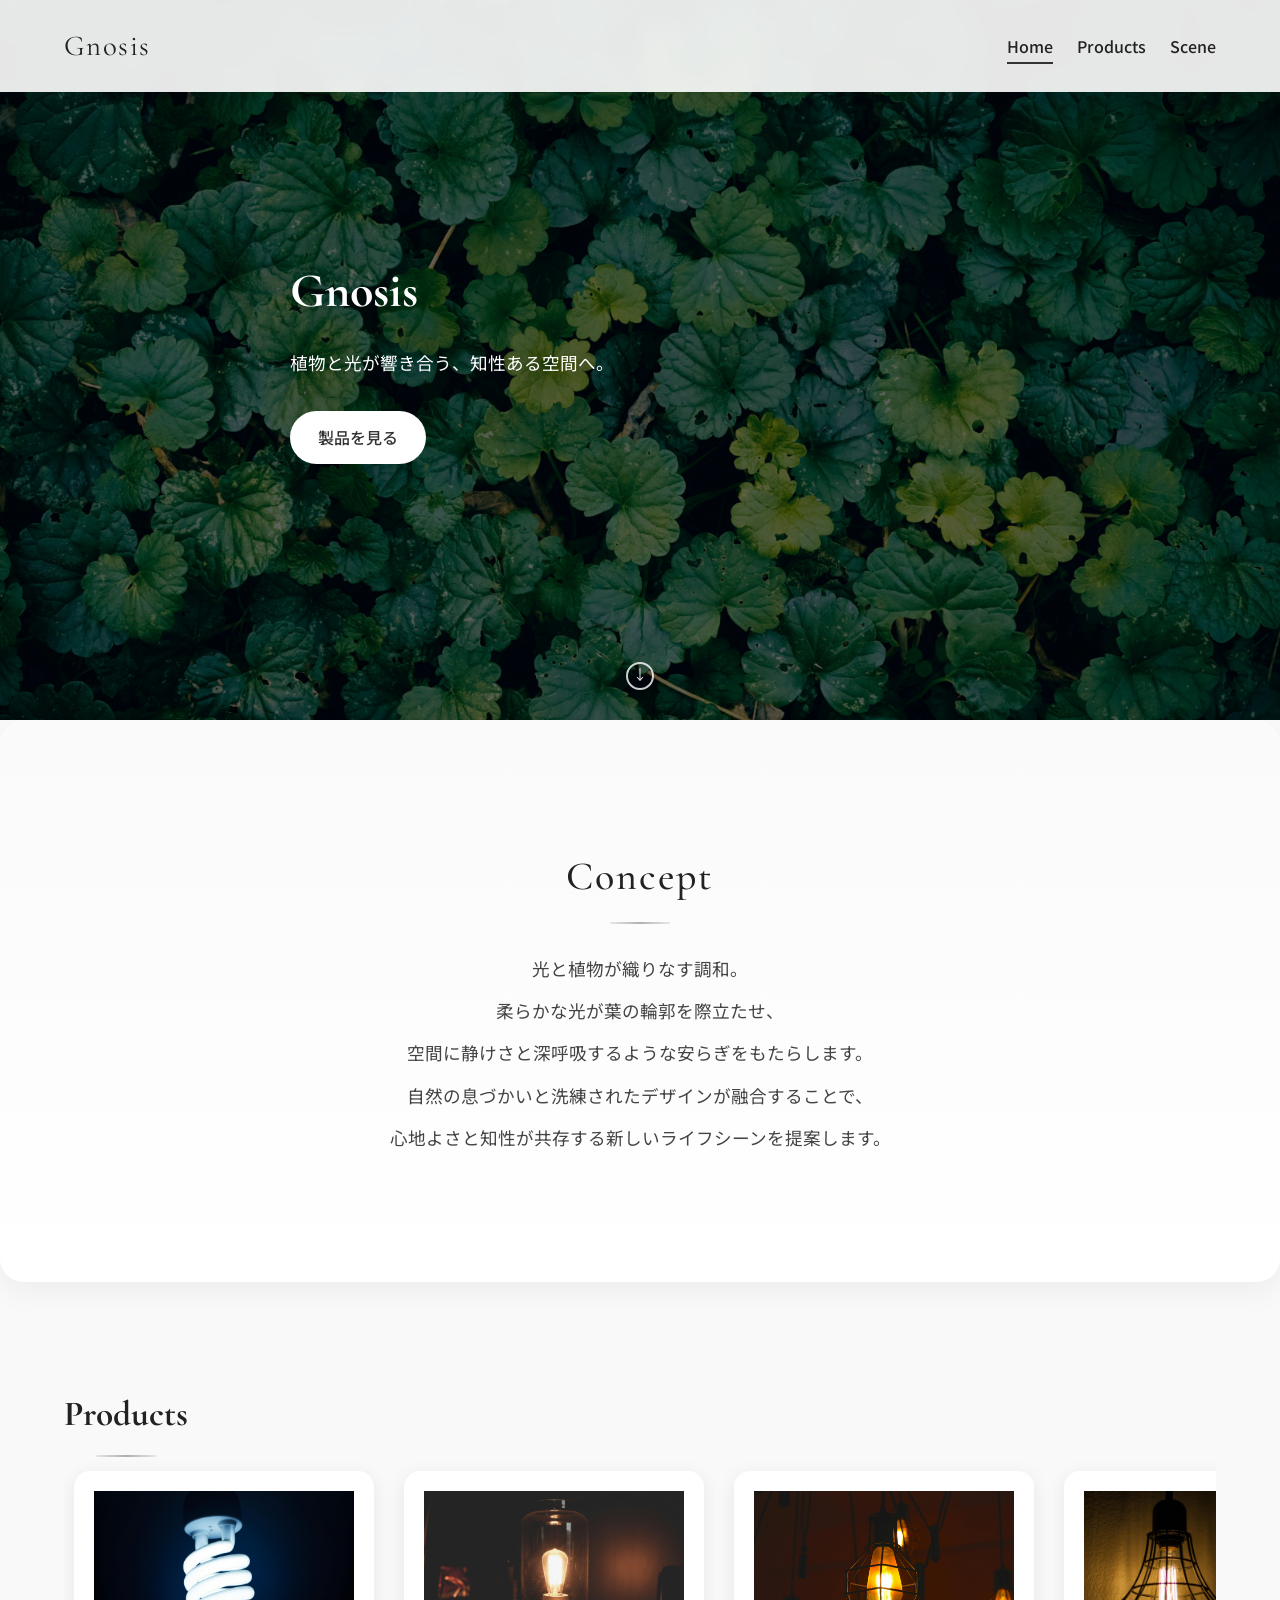
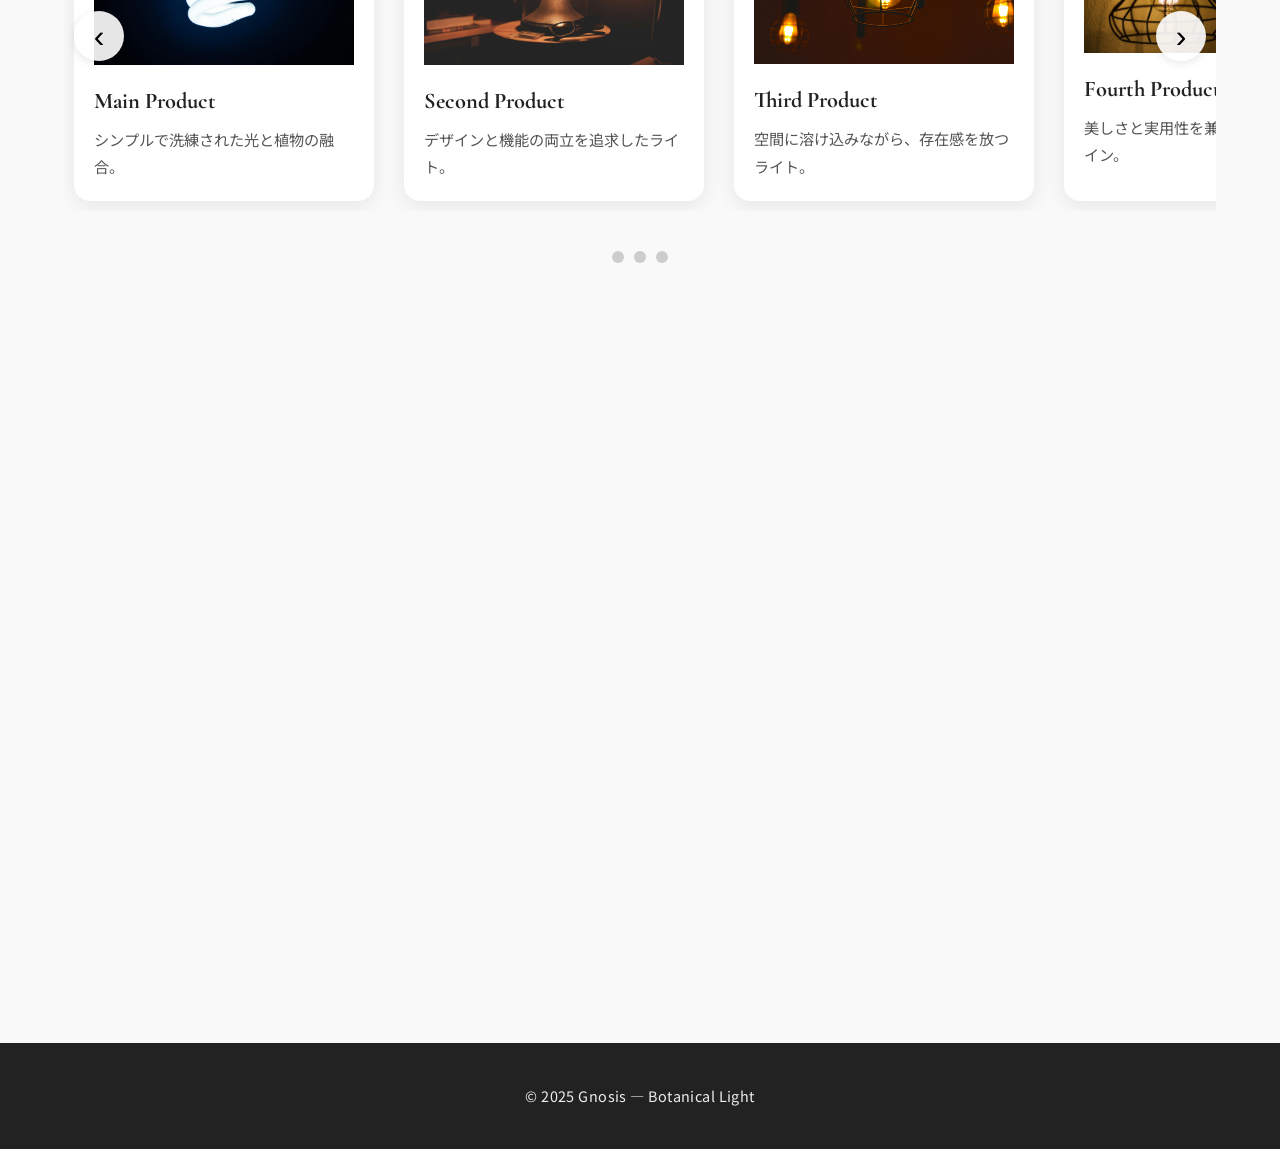
<file: gnosis-site/index.html>
<!DOCTYPE html>
<html lang="ja">
<head>
<meta charset="UTF-8">
<meta name="viewport" content="width=device-width, initial-scale=1.0">
<title>Gnosis — Botanical Light</title>
<link rel="preconnect" href="https://fonts.googleapis.com">
<link rel="preconnect" href="https://fonts.gstatic.com" crossorigin>
<link href="https://fonts.googleapis.com/css2?family=Cormorant+Garamond:wght@400;500;600&family=Noto+Sans+JP:wght@300;400;500;700&display=swap" rel="stylesheet">
<link rel="stylesheet" href="css/styles.css">
</head>
<body>

<header class="site-header">
  <div class="container">
    <div class="brand">Gnosis</div>
    <nav>
      <a href="index.html" aria-current="page">Home</a>
      <a href="products.html">Products</a>
      <a href="scene.html">Scene</a>
    </nav>
  </div>
</header>

<section class="banner" style="background-image:url('images/banner-home.jpg');position: relative;">
  <div class="banner-inner container">
    <h1>Gnosis</h1>
    <p>植物と光が響き合う、知性ある空間へ。</p>
    <a href="products.html" class="btn">製品を見る</a>
  </div>
</section>

<main>
<!-- Concept -->
<section class="section concept fade-up">
  <div class="container">
    <h2>Concept</h2>
    <p>光と植物が織りなす調和。</p>
<p>柔らかな光が葉の輪郭を際立たせ、</p><p>空間に静けさと深呼吸するような安らぎをもたらします。</p>
<p>自然の息づかいと洗練されたデザインが融合することで、</p><p>心地よさと知性が共存する新しいライフシーンを提案します。</p>
  </div>
</section>

<!-- Products Carousel -->
<section class="section products fade-up">
  <div class="container">
    <h2>Products</h2>
    <div class="carousel-wrapper">
      <button class="carousel-btn prev">&#8249;</button>
      <div class="product-container">
        <div class="product-card"><img src="images/light1.jpg"><h3>Main Product</h3><p>シンプルで洗練された光と植物の融合。</p></div>
        <div class="product-card"><img src="images/light2.jpg"><h3>Second Product</h3><p>デザインと機能の両立を追求したライト。</p></div>
        <div class="product-card"><img src="images/light3.jpg"><h3>Third Product</h3><p>空間に溶け込みながら、存在感を放つライト。</p></div>
        <div class="product-card"><img src="images/light4.jpg"><h3>Fourth Product</h3><p>美しさと実用性を兼ね備えた照明デザイン。</p></div>
        <div class="product-card"><img src="images/light5.jpg"><h3>Fifth Product</h3><p>暮らしを照らし、心を満たす光のかたち。</p></div>
      </div>
      <button class="carousel-btn next">&#8250;</button>
    </div>
    <div class="scroll-indicator"><span></span><span></span><span></span></div>
  </div>
</section>

<!-- Scene Carousel -->
<section class="section scene fade-up">
  <div class="container">
    <h2>Scene</h2>
    <div class="carousel-wrapper">
      <button class="carousel-btn prev">&#8249;</button>
      <div class="product-container">
        <div class="product-card">
          <img src="images/living.jpg" alt="Living Scene">
          <h3>Living Space</h3>
          <p>光と緑が調和する空間を演出。</p>
        </div>
        <div class="product-card">
          <img src="images/workspace.jpg" alt="Workspace Scene">
          <h3>Workspace</h3>
          <p>集中力を高める柔らかな照明環境。</p>
        </div>
        <div class="product-card">
          <img src="images/cafe.jpg" alt="Cafe Scene">
          <h3>Cafe Scene</h3>
          <p>落ち着きと知性を感じられる環境。</p>
        </div>
        <div class="product-card">
          <img src="images/balcony.jpg" alt="Cafe Scene">
          <h3>Balcony Scene</h3>
          <p>風と光が心地よく交わる、穏やかなひとときを。</p>
        </div>
        <div class="product-card">
          <img src="images/gallery.jpg" alt="Cafe Scene">
          <h3>Gallery Scene</h3>
          <p>作品と調和し、空間に静かな存在感を添える光。</p>
        </div>

      </div>
      <button class="carousel-btn next">&#8250;</button>
    </div>
    <div class="scroll-indicator"><span></span><span></span></div>
  </div>
</section>
</main>

<footer class="site-footer fade-up">
  <div class="container">
    <p>© 2025 Gnosis — Botanical Light</p>
  </div>
</footer>

<script src="js/carousel.js"></script>
<script>
// === Cursor Trail ===
const trail = document.createElement('div');
trail.className = 'cursor-trail';
document.body.appendChild(trail);

window.addEventListener('mousemove', e => {
  trail.style.transform = `translate(${e.clientX - 6}px, ${e.clientY - 6}px)`;
  trail.classList.remove('fade');
});
window.addEventListener('mouseout', () => trail.classList.add('fade'));

// === Enhanced Scroll Animations ===
const animatedSections = document.querySelectorAll('.fade-up, .fade-left, .fade-right');
const animObserver = new IntersectionObserver(entries => {
  entries.forEach(entry => {
    if (entry.isIntersecting) entry.target.classList.add('visible');
  });
}, { threshold: 0.2 });
animatedSections.forEach(el => animObserver.observe(el));

// === Scroll Indicator ===
const scrollIndicator = document.createElement('div');
scrollIndicator.className = 'scroll-down';
document.querySelector('.banner').appendChild(scrollIndicator);
</script>

<script>
  // Header shrink
  const header = document.querySelector('.site-header');
  window.addEventListener('scroll', () => {
    header.classList.toggle('shrink', window.scrollY > 50);
  });

  // Intersection Observer animations
  const sections = document.querySelectorAll('.fade-up');
  const observer = new IntersectionObserver(entries => {
    entries.forEach(entry => {
      if(entry.isIntersecting) entry.target.classList.add('visible');
    });
  }, { threshold: 0.2 });
  sections.forEach(section => observer.observe(section));
</script>

</body>
</html>
</file>
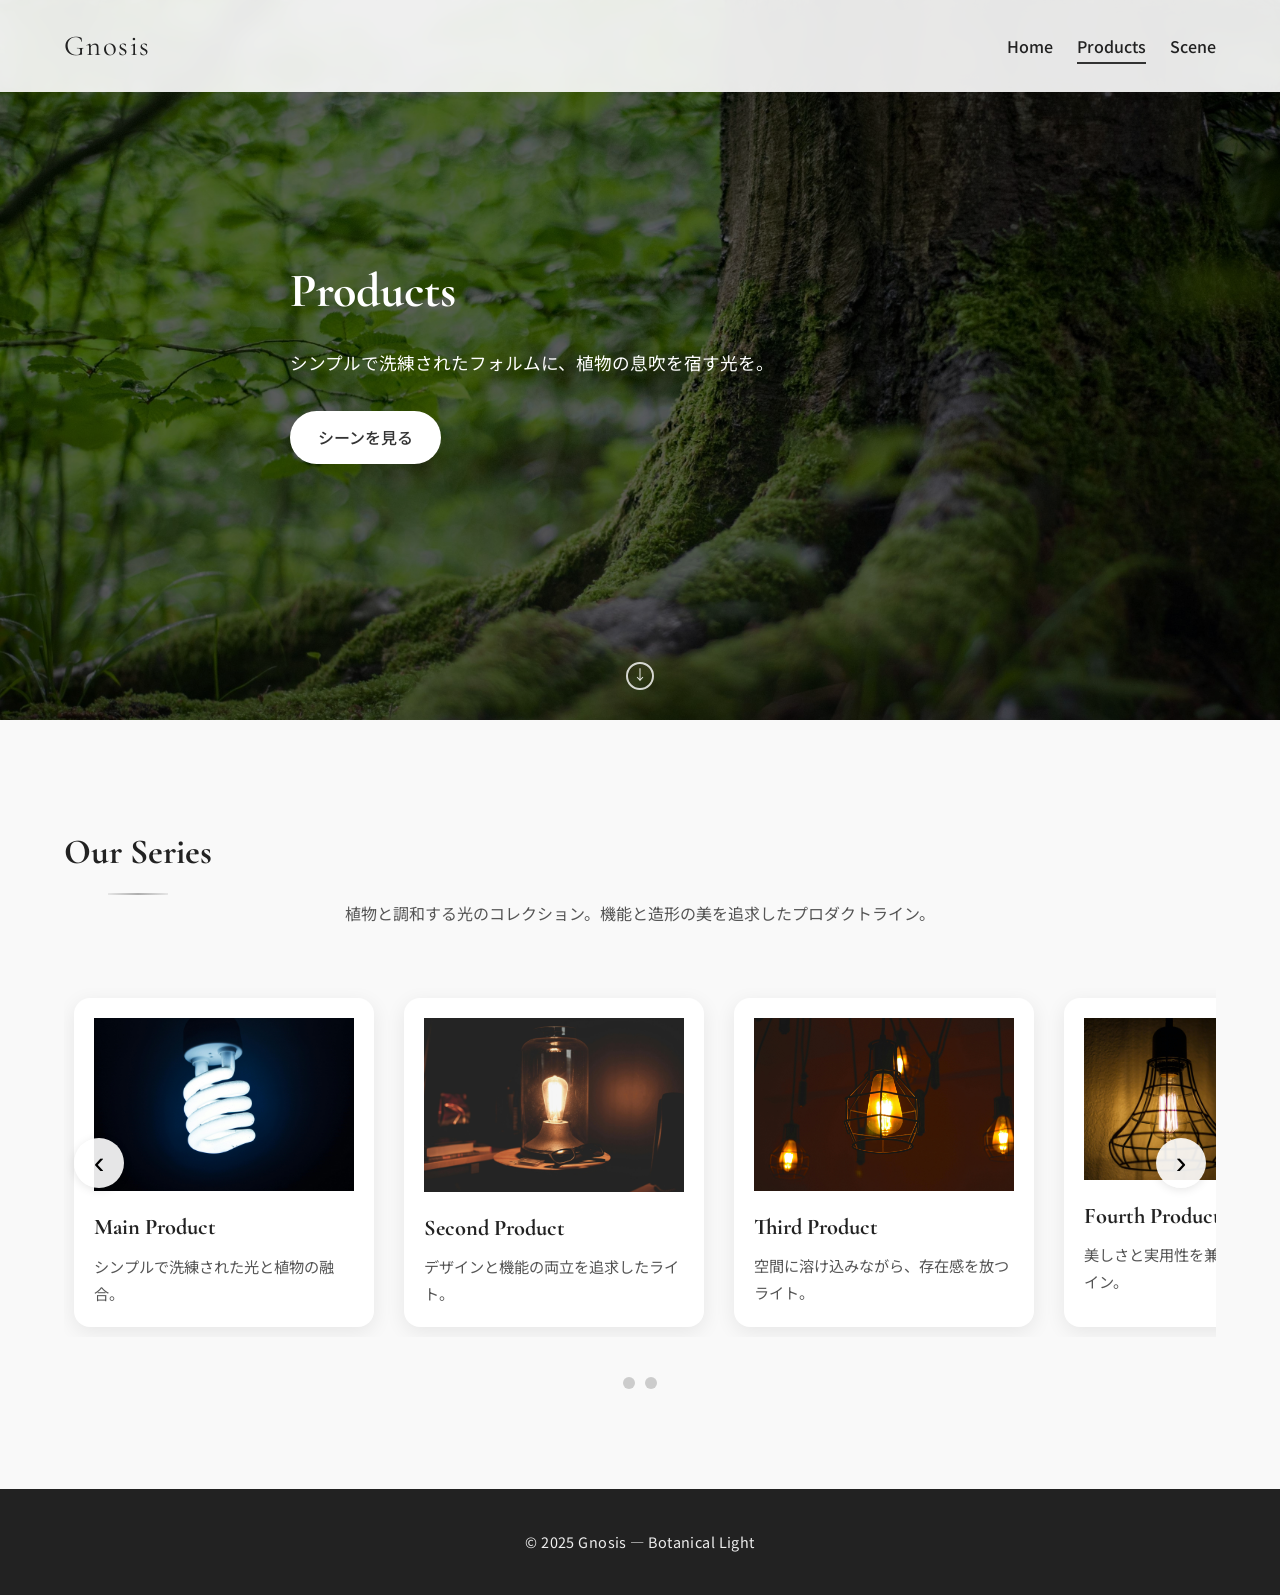
<file: gnosis-site/products.html>
<!DOCTYPE html>
<html lang="ja">
<head>
<meta charset="UTF-8">
<meta name="viewport" content="width=device-width, initial-scale=1.0">
<title>Products — Gnosis</title>
<link rel="preconnect" href="https://fonts.googleapis.com">
<link rel="preconnect" href="https://fonts.gstatic.com" crossorigin>
<link href="https://fonts.googleapis.com/css2?family=Cormorant+Garamond:wght@400;500;600&family=Noto+Sans+JP:wght@300;400;500;700&display=swap" rel="stylesheet">
<link rel="stylesheet" href="css/styles.css">
</head>
<body>

<header class="site-header">
  <div class="container">
    <div class="brand">Gnosis</div>
    <nav>
      <a href="index.html">Home</a>
      <a href="products.html" aria-current="page">Products</a>
      <a href="scene.html">Scene</a>
    </nav>
  </div>
</header>

<section class="banner" style="background-image:url('images/banner-products.jpg'); position: relative;">
  <div class="banner-inner container">
    <h1>Products</h1>
    <p>シンプルで洗練されたフォルムに、植物の息吹を宿す光を。</p>
    <a href="scene.html" class="btn">シーンを見る</a>
  </div>
  <!-- 矢印は banner の直下に置く -->
  <div class="scroll-down"></div>
</section>

<main>

<section class="section products fade-right">
  <div class="container">
    <h2>Our Series</h2>
    <p class="section-intro">植物と調和する光のコレクション。機能と造形の美を追求したプロダクトライン。</p>

    <div class="carousel-wrapper">
      <button class="carousel-btn prev">&#8249;</button>
      <div class="product-container">
        <div class="product-card fade-up">
          <img src="images/light1.jpg" alt="Main Product">
          <h3>Main Product</h3>
          <p>シンプルで洗練された光と植物の融合。</p>
        </div>
        <div class="product-card fade-up">
          <img src="images/light2.jpg" alt="Second Product">
          <h3>Second Product</h3>
          <p>デザインと機能の両立を追求したライト。</p>
        </div>
        <div class="product-card fade-up">
          <img src="images/light3.jpg" alt="Third Product">
          <h3>Third Product</h3>
          <p>空間に溶け込みながら、存在感を放つライト。</p>
        </div>
        <div class="product-card fade-up">
          <img src="images/light4.jpg" alt="Fourth Product">
          <h3>Fourth Product</h3>
          <p>美しさと実用性を兼ね備えた照明デザイン。</p>
        </div>
        <div class="product-card fade-up">
          <img src="images/light5.jpg" alt="Fifth Product">
          <h3>Fifth Product</h3>
          <p>暮らしを照らし、心を満たす光のかたち。</p>
        </div>
      </div>
      <button class="carousel-btn next">&#8250;</button>
    </div>

    <div class="scroll-indicator"><span></span><span></span></div>
  </div>
</section>

</main>

<footer class="site-footer fade-up">
  <div class="container">
    <p>© 2025 Gnosis — Botanical Light</p>
  </div>
</footer>

<script src="js/carousel.js"></script>
<script>
// Header shrink
const header = document.querySelector('.site-header');
window.addEventListener('scroll', () => {
  header.classList.toggle('shrink', window.scrollY > 50);
});

// Parallax effect for banner
window.addEventListener('scroll', () => {
  const banner = document.querySelector('.banner');
  const offset = window.scrollY * 0.4;
  banner.style.backgroundPositionY = `${offset}px`;
});

// Scroll animations
const animatedEls = document.querySelectorAll('.fade-up, .fade-left, .fade-right');
const observer = new IntersectionObserver(entries => {
  entries.forEach(entry => {
    if (entry.isIntersecting) entry.target.classList.add('visible');
  });
}, { threshold: 0.2 });
animatedEls.forEach(el => observer.observe(el));

// Productsバナーにスクロール矢印を追加（重複防止）
if(!document.querySelector('.banner > .scroll-down')) {
  const scrollIndicator = document.createElement('div');
  scrollIndicator.className = 'scroll-down';
  document.querySelector('.banner').appendChild(scrollIndicator);
}
</script>
</body>
</html>
</file>
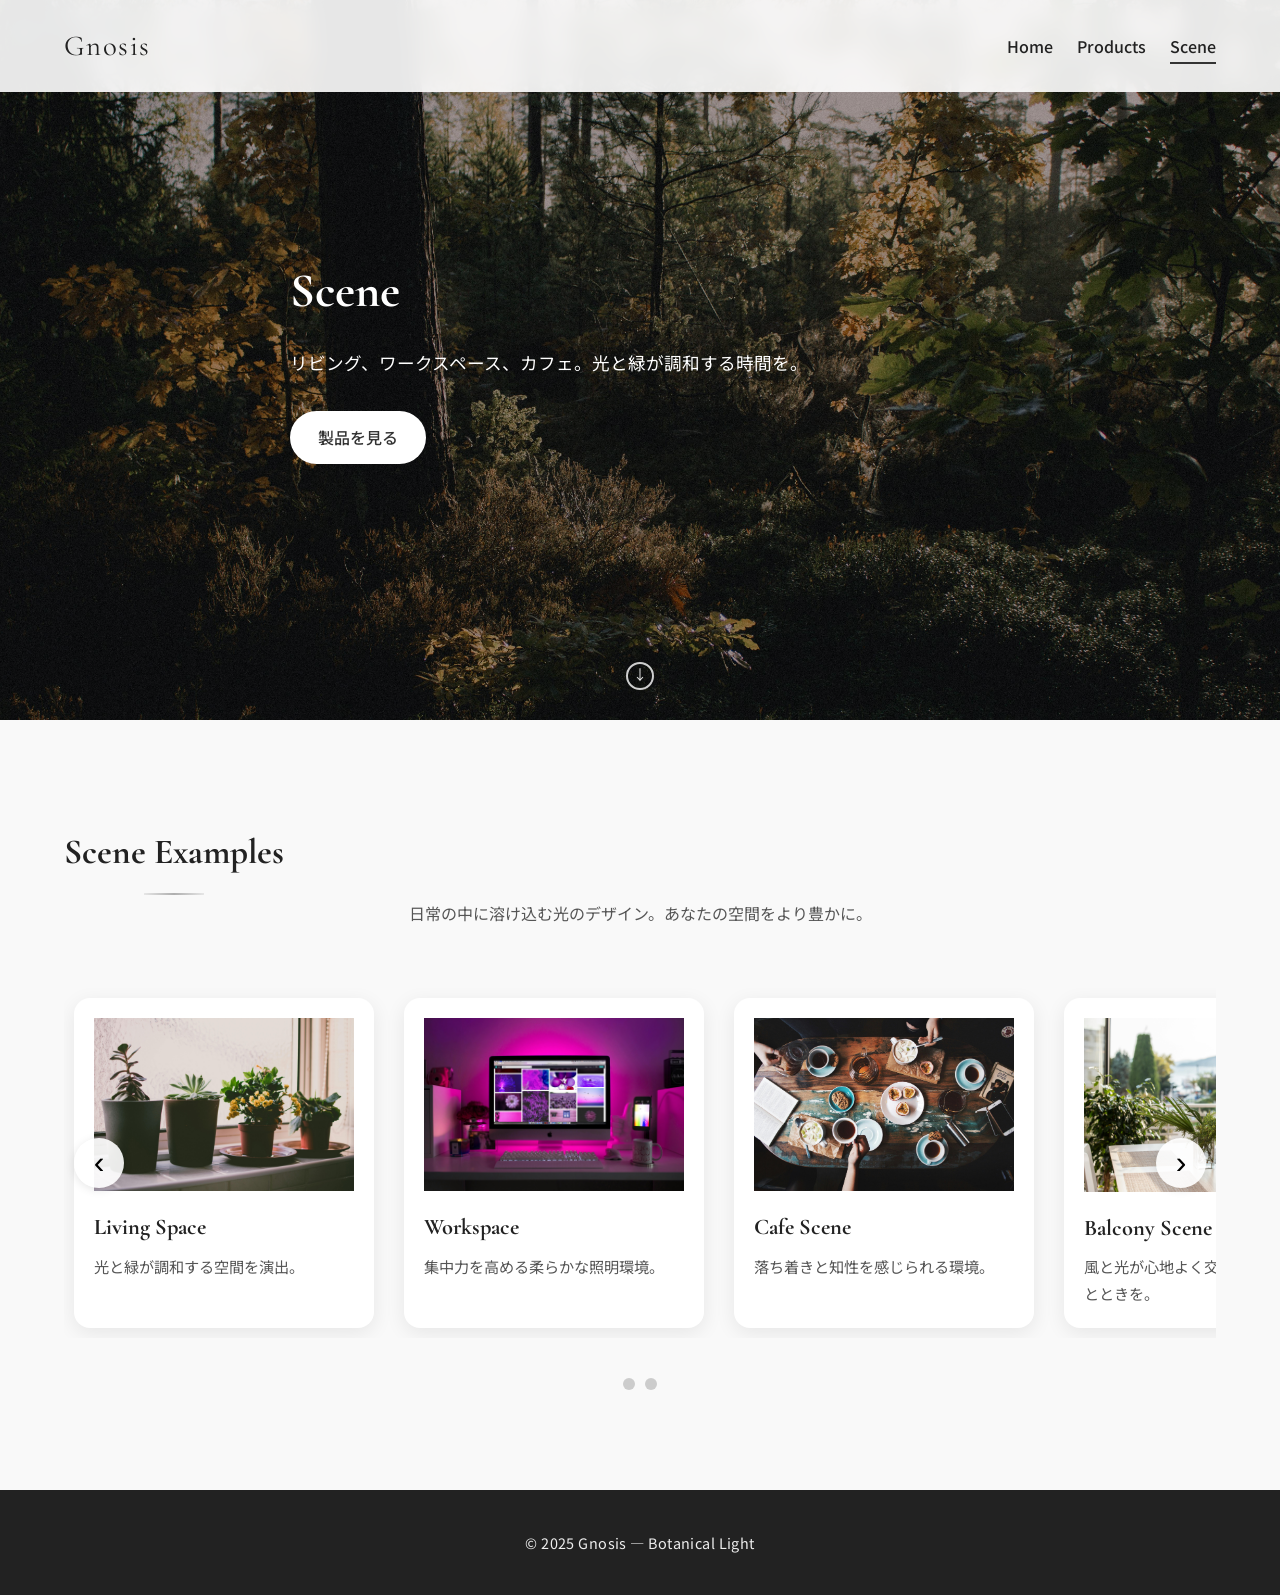
<file: gnosis-site/scene.html>
<!DOCTYPE html>
<html lang="ja">
<head>
<meta charset="UTF-8">
<meta name="viewport" content="width=device-width, initial-scale=1.0">
<title>Scene — Gnosis</title>
<link rel="preconnect" href="https://fonts.googleapis.com">
<link rel="preconnect" href="https://fonts.gstatic.com" crossorigin>
<link href="https://fonts.googleapis.com/css2?family=Cormorant+Garamond:wght@400;500;600&family=Noto+Sans+JP:wght@300;400;500;700&display=swap" rel="stylesheet">
<link rel="stylesheet" href="css/styles.css">
</head>
<body>

<header class="site-header">
  <div class="container">
    <div class="brand">Gnosis</div>
    <nav>
      <a href="index.html">Home</a>
      <a href="products.html">Products</a>
      <a href="scene.html" aria-current="page">Scene</a>
    </nav>
  </div>
</header>

<section class="banner" style="background-image:url('images/banner-scene.jpg'); position: relative;">
  <div class="banner-inner container">
    <h1>Scene</h1>
    <p>リビング、ワークスペース、カフェ。光と緑が調和する時間を。</p>
    <a href="products.html" class="btn">製品を見る</a>
  </div>
  <div class="scroll-down"></div>
</section>
<main>

<section class="section scene">
  <div class="container">
    <h2>Scene Examples</h2>
    <p class="section-intro">日常の中に溶け込む光のデザイン。あなたの空間をより豊かに。</p>

    <div class="carousel-wrapper">
      <button class="carousel-btn prev">&#8249;</button>
      <div class="product-container">
        <div class="product-card">
          <img src="images/living.jpg" alt="Living Scene">
          <h3>Living Space</h3>
          <p>光と緑が調和する空間を演出。</p>
        </div>
        <div class="product-card">
          <img src="images/workspace.jpg" alt="Workspace Scene">
          <h3>Workspace</h3>
          <p>集中力を高める柔らかな照明環境。</p>
        </div>
        <div class="product-card">
          <img src="images/cafe.jpg" alt="Cafe Scene">
          <h3>Cafe Scene</h3>
          <p>落ち着きと知性を感じられる環境。</p>
        </div>
        <div class="product-card">
          <img src="images/balcony.jpg" alt="Cafe Scene">
          <h3>Balcony Scene</h3>
          <p>風と光が心地よく交わる、穏やかなひとときを。</p>
        </div>
        <div class="product-card">
          <img src="images/gallery.jpg" alt="Cafe Scene">
          <h3>Gallery Scene</h3>
          <p>作品と調和し、空間に静かな存在感を添える光。</p>
        </div>      </div>
      <button class="carousel-btn next">&#8250;</button>
    </div>

    <div class="scroll-indicator"><span></span><span></span></div>
  </div>
</section>

</main>

<footer class="site-footer">
  <div class="container">
    <p>© 2025 Gnosis — Botanical Light</p>
  </div>
</footer>

<script src="js/carousel.js"></script>
<script>
// Header shrink
const header = document.querySelector('.site-header');
window.addEventListener('scroll', () => {
  if(window.scrollY > 50) header.classList.add('shrink');
  else header.classList.remove('shrink');
});

// Intersection Observer (fade-in)
const sections = document.querySelectorAll('.section');
const observer = new IntersectionObserver(entries => {
  entries.forEach(entry => {
    if(entry.isIntersecting) entry.target.classList.add('visible');
  });
}, { threshold: 0.1 });
sections.forEach(section => observer.observe(section));
</script>

</body>
</html>
</file>
<file: gnosis-site/css/styles.css>
/* ===============================
   Global Reset & Base
================================*/
* {
  margin: 0;
  padding: 0;
  box-sizing: border-box;
}

html {
  scroll-behavior: smooth;
}

body {
  font-family: 'Noto Sans JP', sans-serif;
  color: #222;
  line-height: 1.8;
  background-color: #f9f9f9;
  overflow-x: hidden;
}

img {
  max-width: 100%;
  display: block;
}

a {
  text-decoration: none;
  color: inherit;
  transition: opacity 0.3s ease, color 0.3s ease;
}

a:hover {
  opacity: 0.7;
}

/* ===============================
   Layout Containers
================================*/
.container {
  width: 90%;
  max-width: 1200px;
  margin: 0 auto;
  position: relative;
}

/* ===============================
   Header
================================*/
.site-header {
  width: 100%;
  position: fixed;
  top: 0;
  left: 0;
  z-index: 999;
  background: rgba(255, 255, 255, 0.9);
  backdrop-filter: blur(10px);
  transition: all 0.4s ease;
  box-shadow: 0 0 0 rgba(0,0,0,0);
}

.site-header.shrink {
  padding: 5px 0;
  box-shadow: 0 2px 10px rgba(0,0,0,0.1);
}

.site-header .container {
  display: flex;
  justify-content: space-between;
  align-items: center;
  padding: 20px 0;
}

.brand {
  font-family: 'Cormorant Garamond', serif;
  font-size: 1.8rem;
  letter-spacing: 0.05em;
}

nav a {
  margin-left: 20px;
  font-weight: 500;
  position: relative;
}

nav a[aria-current="page"]::after {
  content: "";
  position: absolute;
  bottom: -6px;
  left: 0;
  width: 100%;
  height: 2px;
  background: #333;
}

/* ===============================
   Banner
================================*/
.banner {
  height: 80vh;
  background-size: cover;
  background-position: center;
  display: flex;
  align-items: center;
  text-align: left;
  color: #fff;
  position: relative;
  overflow: hidden;
}

.banner::after {
  content: "";
  position: absolute;
  inset: 0;
  background: rgba(0,0,0,0.35);
}

.banner-inner {
  position: relative;
  z-index: 2;
  max-width: 700px;
}

.banner h1 {
  font-family: 'Cormorant Garamond', serif;
  font-size: 3rem;
  margin-bottom: 0.8rem;
  animation: fadeSlideIn 1s ease forwards;
}

.banner p {
  font-size: 1.1rem;
  margin-bottom: 2rem;
  animation: fadeSlideIn 1.3s ease forwards;
}

.btn {
  display: inline-block;
  padding: 12px 28px;
  background: #fff;
  color: #333;
  border-radius: 30px;
  font-weight: 500;
  transition: all 0.3s ease;
  position: relative;
  overflow: hidden;
}

.btn:hover {
  background: #333;
  color: #fff;
  transform: translateY(-3px);
}

/* ボタンの光のスライド演出 */
.btn::before {
  content: "";
  position: absolute;
  top: 0;
  left: -100%;
  width: 100%;
  height: 100%;
  background: linear-gradient(120deg, rgba(255,255,255,0) 0%, rgba(255,255,255,0.5) 50%, rgba(255,255,255,0) 100%);
  transition: all 0.6s ease;
}
.btn:hover::before {
  left: 100%;
}

/* ===============================
   Scroll Down Arrow
================================*/
.scroll-down {
  position: absolute;
  bottom: 30px;
  left: 50%;
  transform: translateX(-50%);
  width: 28px;
  height: 28px;
  border: 2px solid rgba(255,255,255,0.8);
  border-radius: 50%;
  display: flex;
  justify-content: center;
  align-items: center;
  animation: float 2s ease-in-out infinite, breathe 3s ease-in-out infinite;
  z-index: 10;
}

.scroll-down::after {
  content: "↓";
  font-size: 14px;
  color: rgba(255,255,255,0.9);
  position: relative;
  top: -1px;
}

@keyframes float {
  0%, 100% { transform: translate(-50%, 0); }
  50% { transform: translate(-50%, 8px); }
}

@keyframes breathe {
  0%,100% { box-shadow: 0 0 5px rgba(255,255,255,0.4); }
  50% { box-shadow: 0 0 20px rgba(255,255,255,0.9); }
}

/* ===============================
   Section Base
================================*/
.section {
  opacity: 0;
  transform: translateY(30px);
  transition: all 1s ease;
  padding: 100px 0;
}

.section.visible {
  opacity: 1;
  transform: translateY(0);
}

.section h2 {
  font-family: 'Cormorant Garamond', serif;
  font-size: 2.2rem;
  text-align: center;
  margin-bottom: 1rem;
  position: relative;
  display: inline-block;
}

.section h2::after {
  content: "";
  position: absolute;
  left: 50%;
  bottom: -12px;
  transform: translateX(-50%);
  width: 60px;
  height: 2px;
  background: linear-gradient(to right, #bbb, #000, #bbb);
  opacity: 0.3;
}

.section-intro {
  text-align: center;
  font-size: 1rem;
  margin-bottom: 60px;
  color: #555;
}

/* ===============================
   Concept Section (中央寄せ)
================================*/
.section.concept {
  text-align: center;
  padding: 120px 20px;
  background: linear-gradient(to bottom, #fafafa, #fff);
  border-radius: 24px;
  box-shadow: 0 10px 30px rgba(0,0,0,0.05);
}

.section.concept h2 {
  font-family: 'Cormorant Garamond', serif;
  font-weight: 500;
  font-size: 2.5rem;
  letter-spacing: 0.05em;
  margin-bottom: 2rem;
  color: #222;
}

.section.concept p {
  font-family: 'Noto Sans JP', sans-serif;
  font-size: 1.1rem;
  line-height: 2;
  color: #444;
  margin: 0.4em 0;
  opacity: 0;
  transform: translateY(20px);
  transition: opacity 1.2s ease, transform 1.2s ease;
}

.section.concept.visible p {
  opacity: 1;
  transform: translateY(0);
}

.section.concept.visible p:nth-child(2) { transition-delay: 0.1s; }
.section.concept.visible p:nth-child(3) { transition-delay: 0.3s; }
.section.concept.visible p:nth-child(4) { transition-delay: 0.5s; }
.section.concept.visible p:nth-child(5) { transition-delay: 0.7s; }

/* ===============================
   Carousel Section
================================*/
.carousel-wrapper {
  position: relative;
  overflow: hidden;
}

.product-container {
  display: flex;
  gap: 30px;
  overflow-x: auto;
  scroll-behavior: smooth;
  padding: 10px;
}

.product-container::-webkit-scrollbar {
  height: 8px;
}

.product-container::-webkit-scrollbar-thumb {
  background: #ccc;
  border-radius: 4px;
}

.product-card {
  flex: 0 0 300px;
  background: #fff;
  border-radius: 16px;
  box-shadow: 0 5px 20px rgba(0,0,0,0.08);
  padding: 20px;
  transition: transform 0.4s ease, box-shadow 0.4s ease;
}

.product-card:hover {
  transform: translateY(-10px);
  box-shadow: 0 10px 25px rgba(0,0,0,0.12);
}

.product-card h3 {
  font-family: 'Cormorant Garamond', serif;
  font-size: 1.4rem;
  margin-top: 1rem;
  margin-bottom: 0.3rem;
}

.product-card p {
  font-size: 0.95rem;
  color: #555;
}

/* ===============================
   Carousel Buttons
================================*/
.carousel-btn {
  position: absolute;
  top: 50%;
  transform: translateY(-50%);
  background: rgba(255,255,255,0.9);
  border: none;
  font-size: 2rem;
  cursor: pointer;
  width: 50px;
  height: 50px;
  border-radius: 50%;
  transition: all 0.3s ease;
  box-shadow: 0 2px 10px rgba(0,0,0,0.1);
  z-index: 5;
}

.carousel-btn:hover {
  background: #333;
  color: #fff;
  transform: translateY(-50%) scale(1.1);
}

.carousel-btn.prev {
  left: 10px;
}

.carousel-btn.next {
  right: 10px;
}

/* ===============================
   Scroll Indicator
================================*/
.scroll-indicator {
  display: flex;
  justify-content: center;
  margin-top: 40px;
  gap: 10px;
}

.scroll-indicator span {
  width: 12px;
  height: 12px;
  background: #ccc;
  border-radius: 50%;
  animation: pulse 2s infinite ease-in-out;
}

.scroll-indicator span:nth-child(2) {
  animation-delay: 0.5s;
}

@keyframes pulse {
  0%, 100% { transform: scale(1); background: #ccc; }
  50% { transform: scale(1.4); background: #333; }
}

/* ===============================
   Motion Animations
================================*/
@keyframes fadeSlideIn {
  from {
    opacity: 0;
    transform: translateY(40px);
  }
  to {
    opacity: 1;
    transform: translateY(0);
  }
}

/* ===============================
   Footer
================================*/
.site-footer {
  background: #222;
  color: #eee;
  text-align: center;
  padding: 40px 0;
  font-size: 0.9rem;
  letter-spacing: 0.03em;
}

/* ===============================
   Responsive
================================*/
@media (max-width: 768px) {
  .banner h1 { font-size: 2.2rem; }
  .product-card { flex: 0 0 250px; }
  .carousel-btn {
    width: 40px; height: 40px; font-size: 1.5rem;
  }
  .scroll-down { bottom: 20px; }
  .section.concept h2 { font-size: 2rem; }
  .section.concept p { font-size: 1rem; }
}

.banner {
  background-attachment: fixed;
  background-size: cover;
  background-position: center;
}

nav a {
  position: relative;
}
nav a::after {
  content: "";
  position: absolute;
  left: 0;
  bottom: -4px;
  width: 100%;
  height: 2px;
  background: #fff;
  transform: scaleX(0);
  transition: transform 0.3s ease;
  transform-origin: right;
}
nav a:hover::after, nav a[aria-current="page"]::after {
  transform: scaleX(1);
  transform-origin: left;
}
</file>
